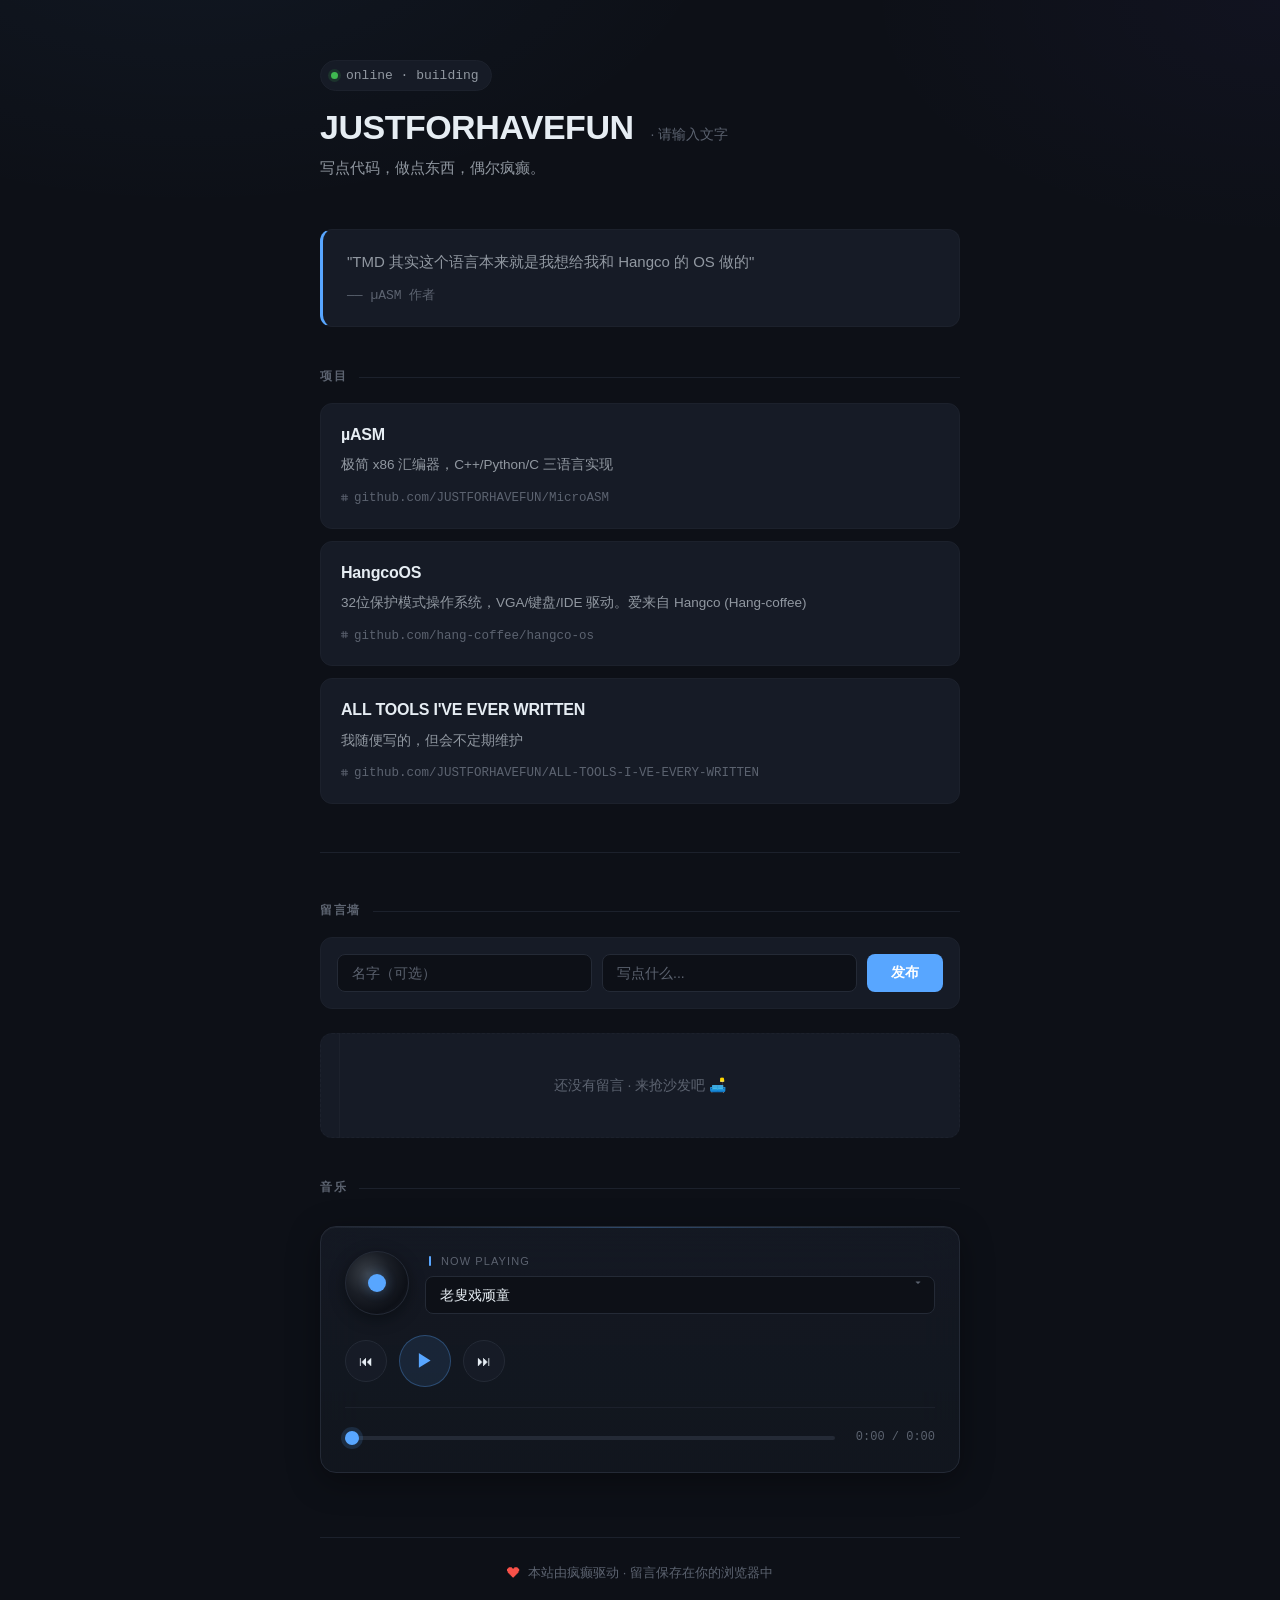
<file: index.html>
<!DOCTYPE html>
<html lang="zh-CN">
<head>
<meta charset="UTF-8">
<meta name="viewport" content="width=device-width, initial-scale=1.0">
<title>JUSTFORHAVEFUN · 极简小站</title>
<style>
:root{
  /* —— 精修配色（GitHub Dark 风格微调）—— */
  --bg:#0d1017;
  --surface:#161b26;
  --surface-hover:#1b2130;
  --border:#242a36;
  --border-soft:#1c212c;
  --text:#e6edf3;
  --text-dim:#9198a1;
  --text-mute:#5c6370;
  --accent:#58a6ff;
  --accent-soft:rgba(88,166,255,.1);
  --accent-line:rgba(88,166,255,.3);
  --danger:#f85149;
  --radius:12px;
  --mono:ui-monospace,SFMono-Regular,"SF Mono",Menlo,Consolas,monospace;
  --ease:cubic-bezier(.4,0,.2,1);
}

*{margin:0;padding:0;box-sizing:border-box}
html{-webkit-text-size-adjust:100%;scroll-behavior:smooth}

body{
  font-family:-apple-system,BlinkMacSystemFont,"Segoe UI","Inter",Roboto,"Helvetica Neue",Arial,sans-serif;
  background:var(--bg);
  color:var(--text);
  line-height:1.65;
  padding:60px 20px 80px;
  font-size:15px;
  -webkit-font-smoothing:antialiased;
  background-image:
    radial-gradient(900px 500px at 15% -10%, rgba(88,166,255,.05), transparent 60%),
    radial-gradient(700px 400px at 100% 0%, rgba(120,88,255,.04), transparent 60%);
  background-attachment:fixed;
}

.container{max-width:640px;margin:0 auto}

/* 焦点环 */
:focus-visible{
  outline:2px solid var(--accent);
  outline-offset:2px;
  border-radius:4px;
}

hr{border:0;border-top:1px solid var(--border-soft);margin:48px 0}

a{color:var(--accent);text-decoration:none;transition:color .2s var(--ease)}
a:hover{text-decoration:underline;text-underline-offset:3px}

/* ==================== HERO ==================== */
.hero{margin-bottom:48px}

.hero .status{
  display:inline-flex;align-items:center;gap:8px;
  font-size:13px;color:var(--text-dim);
  font-family:var(--mono);
  margin-bottom:16px;
  padding:4px 12px 4px 10px;
  background:var(--surface);
  border:1px solid var(--border-soft);
  border-radius:999px;
}
.hero .status .dot{
  width:7px;height:7px;border-radius:50%;
  background:#3fb950;
  box-shadow:0 0 0 3px rgba(63,185,80,.15);
  animation:pulse 2.5s infinite;
}
@keyframes pulse{
  0%,100%{opacity:1}
  50%{opacity:.4}
}

.hero h1{
  font-size:clamp(26px, 6vw, 34px);
  font-weight:700;
  letter-spacing:-.5px;
  line-height:1.2;
  margin-bottom:8px;
}
.hero h1 small{
  font-size:14px;
  font-weight:400;
  color:var(--text-mute);
  letter-spacing:0;
  margin-left:8px;
}
.hero .subtitle{
  font-size:15px;
  color:var(--text-dim);
  max-width:42ch;
}

/* ==================== 引语 ==================== */
.quote{
  margin:32px 0 0;
  padding:20px 24px;
  background:var(--surface);
  border:1px solid var(--border-soft);
  border-left:3px solid var(--accent);
  border-radius:var(--radius);
  font-size:15px;
  color:var(--text-dim);
  position:relative;
}
.quote::before{
  content:"";
  font-family:Georgia,serif;
  font-size:48px;
  color:var(--accent-line);
  position:absolute;
  top:-8px;left:16px;
  opacity:.5;
}
.quote .author{
  display:block;
  font-size:13px;
  color:var(--text-mute);
  margin-top:10px;
  font-family:var(--mono);
}

/* ==================== 区块标题 ==================== */
h2{
  font-size:12px;
  font-weight:600;
  margin:40px 0 16px;
  color:var(--text-mute);
  letter-spacing:.14em;
  text-transform:uppercase;
  display:flex;align-items:center;gap:12px;
}
h2::after{
  content:"";
  flex:1;
  height:1px;
  background:var(--border-soft);
}

/* ==================== 项目列表 ==================== */
.project-list{list-style:none;padding:0;display:flex;flex-direction:column;gap:12px}

.project-list li{
  padding:18px 20px;
  background:var(--surface);
  border:1px solid var(--border-soft);
  border-radius:var(--radius);
  transition:border-color .25s var(--ease), transform .25s var(--ease), background .25s var(--ease);
  position:relative;
  overflow:hidden;
}
.project-list li::before{
  content:"";
  position:absolute;
  top:0;left:0;right:0;height:1px;
  background:linear-gradient(90deg, transparent, var(--accent-line), transparent);
  opacity:0;
  transition:opacity .3s;
}
.project-list li:hover{
  border-color:var(--border);
  background:var(--surface-hover);
  transform:translateY(-2px);
  box-shadow:0 8px 24px rgba(0,0,0,.3);
}
.project-list li:hover::before{opacity:1}

.project-list .name{
  font-weight:600;
  font-size:16px;
  display:flex;
  align-items:baseline;
  gap:8px;
  letter-spacing:-.2px;
}
.project-list .name::after{
  content:"→";
  font-size:14px;
  color:var(--text-mute);
  opacity:0;
  transform:translateX(-4px);
  transition:all .25s var(--ease);
}
.project-list li:hover .name::after{
  opacity:1;
  transform:translateX(0);
  color:var(--accent);
}
.project-list .desc{
  font-size:13.5px;
  color:var(--text-dim);
  margin-top:6px;
}
.project-list .link{
  font-size:12.5px;
  font-family:var(--mono);
  word-break:break-all;
  margin-top:10px;
  display:inline-flex;
  align-items:center;
  gap:6px;
}
.project-list .link a{color:var(--text-mute)}
.project-list .link a:hover{color:var(--accent)}
.project-list .link::before{
  content:"⌗";
  color:var(--text-mute);
  font-size:14px;
}

/* ==================== 留言墙 ==================== */
.guestbook{margin-top:4px}

.input-row{
  display:flex;
  gap:10px;
  flex-wrap:wrap;
  margin-bottom:24px;
  padding:16px;
  background:var(--surface);
  border:1px solid var(--border-soft);
  border-radius:var(--radius);
}
.input-row input{
  flex:1;
  min-width:140px;
  padding:10px 14px;
  border:1px solid var(--border);
  border-radius:8px;
  background:var(--bg);
  color:var(--text);
  font-size:14px;
  font-family:inherit;
  outline:none;
  transition:border-color .2s var(--ease), background .2s;
}
.input-row input::placeholder{color:var(--text-mute)}
.input-row input:focus{
  border-color:var(--accent);
  box-shadow:0 0 0 3px var(--accent-soft);
}
.input-row button{
  padding:10px 24px;
  border:none;
  border-radius:8px;
  background:var(--accent);
  color:#fff;
  font-weight:600;
  cursor:pointer;
  font-size:14px;
  font-family:inherit;
  transition:opacity .2s, transform .1s;
}
.input-row button:hover{opacity:.88}
.input-row button:active{transform:scale(.96)}

/* 留言时间线 */
.msg-list{position:relative}
.msg-list::before{
  content:"";
  position:absolute;
  left:19px;
  top:0;bottom:0;
  width:1px;
  background:var(--border-soft);
}

.msg-item{
  padding:16px 0 16px 48px;
  position:relative;
}

/* 首字母头像 */
.msg-item .avatar{
  position:absolute;
  left:0;
  top:18px;
  width:40px;height:40px;
  border-radius:50%;
  display:flex;align-items:center;justify-content:center;
  font-weight:600;
  font-size:16px;
  color:#fff;
  background:var(--avatar-color, #58a6ff);
  border:2px solid var(--bg);
  box-shadow:0 2px 8px rgba(0,0,0,.3);
}
.msg-item .meta{
  display:flex;
  gap:10px;
  align-items:baseline;
  flex-wrap:wrap;
  margin-bottom:6px;
}
.msg-item .name{font-weight:600;font-size:15px;color:var(--text)}
.msg-item .time{
  font-size:12px;
  color:var(--text-mute);
  font-family:var(--mono);
}
.msg-item .content{
  color:#c9d1d9;
  font-size:14.5px;
  word-break:break-word;
  white-space:pre-wrap;
  padding:12px 16px;
  background:var(--surface);
  border:1px solid var(--border-soft);
  border-radius:var(--radius);
  border-top-left-radius:4px;
}
.msg-item .actions{
  display:flex;
  gap:16px;
  margin-top:8px;
  font-size:12.5px;
}
.msg-item .actions button{
  background:none;
  border:none;
  color:var(--text-mute);
  cursor:pointer;
  padding:0;
  font-size:12.5px;
  font-family:inherit;
  transition:color .2s;
}
.msg-item .actions button:hover{color:var(--accent)}
.msg-item .actions .del:hover{color:var(--danger)}

.reply-box{
  margin-top:12px;
  padding-left:16px;
  border-left:2px solid var(--border);
}
.reply-item{
  font-size:13px;
  color:var(--text-dim);
  padding:8px 12px;
  line-height:1.6;
  background:var(--bg);
  border:1px solid var(--border-soft);
  border-radius:8px;
  margin-bottom:6px;
}
.reply-item .rname{font-weight:600;color:var(--text)}
.reply-item .rtime{
  font-size:11px;
  color:var(--text-mute);
  margin-left:8px;
  font-family:var(--mono);
}
.reply-item .del-reply{
  background:none;
  border:none;
  color:var(--text-mute);
  cursor:pointer;
  font-size:11px;
  margin-left:8px;
  font-family:inherit;
  transition:color .2s;
}
.reply-item .del-reply:hover{color:var(--danger)}

.reply-input{
  display:flex;
  gap:8px;
  margin-top:8px;
  flex-wrap:wrap;
}
.reply-input input{
  flex:1;
  min-width:100px;
  padding:8px 12px;
  border:1px solid var(--border);
  border-radius:7px;
  background:var(--bg);
  color:var(--text);
  font-size:13px;
  font-family:inherit;
  outline:none;
  transition:border-color .2s;
}
.reply-input input::placeholder{color:var(--text-mute)}
.reply-input input:focus{
  border-color:var(--accent);
  box-shadow:0 0 0 3px var(--accent-soft);
}
.reply-input button{
  padding:8px 16px;
  border:none;
  border-radius:7px;
  background:var(--accent-soft);
  color:var(--accent);
  cursor:pointer;
  font-size:12.5px;
  font-family:inherit;
  font-weight:500;
  transition:background .2s, color .2s;
}
.reply-input button:hover{background:var(--accent);color:#fff}
.reply-input button.reply-cancel{
  background:transparent;
  color:var(--text-mute);
}
.reply-input button.reply-cancel:hover{
  background:transparent;
  color:var(--text);
}

.empty{
  color:var(--text-mute);
  font-size:14px;
  padding:40px 0;
  text-align:center;
  background:var(--surface);
  border:1px dashed var(--border-soft);
  border-radius:var(--radius);
}

/* ==================== 音乐播放器（玻璃质感） ==================== */
.music-player{
  margin-top:28px;
  padding:24px;
  background:linear-gradient(180deg, rgba(22,27,38,.8) 0%, rgba(18,23,31,.9) 100%);
  backdrop-filter:blur(20px);
  -webkit-backdrop-filter:blur(20px);
  border:1px solid var(--border);
  border-radius:16px;
  box-shadow:
    0 8px 32px rgba(0,0,0,.35),
    inset 0 1px 0 rgba(255,255,255,.04);
  position:relative;
  overflow:hidden;
}
.music-player::before{
  content:"";
  position:absolute;
  top:0;left:0;right:0;height:1px;
  background:linear-gradient(90deg, transparent, var(--accent-line), transparent);
}

.mp-top{
  display:flex;
  align-items:center;
  gap:16px;
  margin-bottom:20px;
}

/* 黑胶唱片 */
.vinyl{
  width:64px;height:64px;
  border-radius:50%;
  background:
    radial-gradient(circle at 35% 35%, #3a4048 0%, #1a1e26 40%, #0d1017 70%, #1a1e26 100%),
    repeating-radial-gradient(circle, transparent 0 3px, rgba(255,255,255,.03) 3px 4px);
  border:1px solid var(--border);
  position:relative;
  flex-shrink:0;
  box-shadow:0 4px 16px rgba(0,0,0,.4);
  animation:spin 8s linear infinite;
  animation-play-state:paused;
}
.vinyl.playing{animation-play-state:running}
.vinyl::after{
  content:"";
  position:absolute;
  top:50%;left:50%;
  transform:translate(-50%,-50%);
  width:18px;height:18px;
  border-radius:50%;
  background:var(--accent);
  box-shadow:0 0 12px var(--accent-line);
}
@keyframes spin{to{transform:rotate(360deg)}}

.mp-track-wrap{
  flex:1;
  position:relative;
  min-width:0;
}
.mp-now-playing{
  font-size:11px;
  color:var(--text-mute);
  text-transform:uppercase;
  letter-spacing:.1em;
  margin-bottom:6px;
  display:flex;
  align-items:center;
  gap:6px;
}
/* 均衡器动画 */
.eq{
  display:inline-flex;
  gap:2px;
  height:10px;
  align-items:flex-end;
}
.eq span{
  width:2px;
  background:var(--accent);
  border-radius:1px;
  animation:eq 1s infinite;
  animation-play-state:paused;
}
.eq.playing span{animation-play-state:running}
.eq span:nth-child(1){animation-delay:0s}
.eq span:nth-child(2){animation-delay:.2s;height:100%}
.eq span:nth-child(3){animation-delay:.4s}
@keyframes eq{
  0%,100%{height:3px}
  50%{height:10px}
}

select#trackSelect{
  width:100%;
  padding:10px 36px 10px 14px;
  border:1px solid var(--border);
  border-radius:8px;
  background:var(--bg);
  color:var(--text);
  font-size:14px;
  font-family:inherit;
  font-weight:500;
  outline:none;
  cursor:pointer;
  appearance:none;
  -webkit-appearance:none;
  transition:border-color .2s, background .2s;
}
select#trackSelect:hover{border-color:var(--accent-line)}
select#trackSelect:focus{
  border-color:var(--accent);
  box-shadow:0 0 0 3px var(--accent-soft);
}
select#trackSelect option{
  background:var(--surface);
  color:var(--text);
}
.mp-track-wrap::after{
  content:"▾";
  position:absolute;
  right:14px;
  top:50%;
  transform:translateY(-50%);
  color:var(--text-mute);
  pointer-events:none;
  font-size:12px;
}

.mp-controls{
  display:flex;
  align-items:center;
  gap:12px;
}
.mp-controls button{
  display:flex;
  align-items:center;
  justify-content:center;
  background:var(--surface);
  border:1px solid var(--border);
  border-radius:50%;
  color:var(--text);
  font-size:14px;
  width:42px;
  height:42px;
  cursor:pointer;
  transition:all .2s var(--ease);
  flex-shrink:0;
  padding:0;
  line-height:1;
}
.mp-controls button:hover{
  background:var(--accent);
  border-color:var(--accent);
  color:#fff;
  transform:scale(1.05);
}
.mp-controls button:active{transform:scale(.94)}
.mp-controls #playBtn{
  width:52px;
  height:52px;
  font-size:18px;
  background:var(--accent-soft);
  border-color:var(--accent-line);
  color:var(--accent);
}
.mp-controls #playBtn:hover{
  background:var(--accent);
  color:#fff;
  box-shadow:0 0 24px var(--accent-soft);
}

.mp-progress{
  display:flex;
  align-items:center;
  gap:14px;
  margin-top:20px;
  padding-top:20px;
  border-top:1px solid var(--border-soft);
}

input[type="range"]{
  flex:1;
  height:4px;
  -webkit-appearance:none;
  appearance:none;
  background:var(--border);
  border-radius:2px;
  outline:none;
  cursor:pointer;
  transition:height .2s;
}
input[type="range"]:hover{height:6px}
input[type="range"]::-webkit-slider-thumb{
  -webkit-appearance:none;
  appearance:none;
  width:14px;
  height:14px;
  border-radius:50%;
  background:var(--accent);
  cursor:pointer;
  transition:transform .2s;
  box-shadow:0 0 0 4px rgba(88,166,255,.15);
}
input[type="range"]::-webkit-slider-thumb:hover{transform:scale(1.25)}
input[type="range"]::-moz-range-thumb{
  width:14px;
  height:14px;
  border-radius:50%;
  background:var(--accent);
  border:none;
  cursor:pointer;
}

.time-display{
  font-size:12px;
  color:var(--text-mute);
  font-family:var(--mono);
  font-variant-numeric:tabular-nums;
  min-width:86px;
  text-align:right;
  flex-shrink:0;
}

/* ==================== Toast ==================== */
.toast{
  position:fixed;
  bottom:24px;
  left:50%;
  transform:translateX(-50%) translateY(20px);
  background:var(--surface);
  border:1px solid var(--border);
  color:var(--text);
  padding:12px 20px;
  border-radius:8px;
  font-size:14px;
  box-shadow:0 8px 24px rgba(0,0,0,.4);
  opacity:0;
  pointer-events:none;
  transition:all .3s var(--ease);
  z-index:1000;
}
.toast.show{
  opacity:1;
  transform:translateX(-50%) translateY(0);
}
.toast.error{border-color:var(--danger)}

/* ==================== Footer ==================== */
.footer{
  margin-top:64px;
  padding-top:24px;
  border-top:1px solid var(--border-soft);
  text-align:center;
  font-size:13px;
  color:var(--text-mute);
  display:flex;
  align-items:center;
  justify-content:center;
  gap:8px;
}
.footer .heart{
  color:var(--danger);
  animation:heartbeat 2s infinite;
}
@keyframes heartbeat{
  0%,100%{transform:scale(1)}
  10%{transform:scale(1.15)}
  20%{transform:scale(1)}
}

/* ==================== 动效降级 ==================== */
@media (prefers-reduced-motion:reduce){
  *,*::before,*::after{
    animation-duration:.01ms!important;
    animation-iteration-count:1!important;
    transition-duration:.01ms!important;
  }
}

@media (max-width:520px){
  body{padding:40px 16px 60px}
  .hero h1{font-size:24px}
  .vinyl{width:48px;height:48px}
  .mp-controls button{width:38px;height:38px;font-size:13px}
  .mp-controls #playBtn{width:46px;height:46px;font-size:15px}
  .time-display{min-width:72px;font-size:11px}
  .msg-item{padding-left:40px}
  .msg-item .avatar{width:32px;height:32px;font-size:13px;top:20px}
  .msg-list::before{left:15px}
}
</style>
</head>
<body>
<div class="container">

  <header class="hero">
    <div class="status">
      <span class="dot"></span>
      online · building
    </div>
    <h1>JUSTFORHAVEFUN <small>· 请输入文字</small></h1>
    <p class="subtitle">写点代码，做点东西，偶尔疯癫。</p>
  </header>

  <blockquote class="quote">
    "TMD 其实这个语言本来就是我想给我和 Hangco 的 OS 做的"
    <span class="author">—— µASM 作者</span>
  </blockquote>

  <h2>项目</h2>
  <ul class="project-list">
    <li>
      <span class="name">µASM</span>
      <div class="desc">极简 x86 汇编器，C++/Python/C 三语言实现</div>
      <div class="link"><a href="https://github.com/JUSTFORHAVEFUN/MicroASM/" target="_blank" rel="noopener">github.com/JUSTFORHAVEFUN/MicroASM</a></div>
    </li>
    <li>
      <span class="name">HangcoOS</span>
      <div class="desc">32位保护模式操作系统，VGA/键盘/IDE 驱动。爱来自 Hangco (Hang-coffee)</div>
      <div class="link"><a href="https://github.com/hang-coffee/hangco-os" target="_blank" rel="noopener">github.com/hang-coffee/hangco-os</a></div>
    </li>
    <li>
      <span class="name">ALL TOOLS I'VE EVER WRITTEN</span>
      <div class="desc">我随便写的，但会不定期维护</div>
      <div class="link"><a href="https://github.com/JUSTFORHAVEFUN/ALL-TOOLS-I-VE-EVERY-WRITTEN" target="_blank" rel="noopener">github.com/JUSTFORHAVEFUN/ALL-TOOLS-I-VE-EVERY-WRITTEN</a></div>
    </li>
  </ul>

  <hr>

  <h2>留言墙</h2>
  <div class="guestbook" id="guestbook">
    <div class="input-row">
      <input type="text" id="gbName" placeholder="名字（可选）" maxlength="20" aria-label="你的名字">
      <input type="text" id="gbContent" placeholder="写点什么..." maxlength="500" aria-label="留言内容">
      <button id="gbSubmit" aria-label="发布留言">发布</button>
    </div>
    <div id="gbList" class="msg-list"></div>
  </div>

  <h2>音乐</h2>
  <div class="music-player">
    <div class="mp-top">
      <div class="vinyl" id="vinyl" aria-hidden="true"></div>
      <div class="mp-track-wrap">
        <div class="mp-now-playing">
          <span class="eq" id="eq"><span></span><span></span><span></span></span>
          now playing
        </div>
        <select id="trackSelect" aria-label="选择歌曲"></select>
      </div>
    </div>
    <div class="mp-controls">
      <button id="prevBtn" title="上一首" aria-label="上一首">⏮</button>
      <button id="playBtn" title="播放/暂停" aria-label="播放或暂停">▶</button>
      <button id="nextBtn" title="下一首" aria-label="下一首">⏭</button>
    </div>
    <div class="mp-progress">
      <input type="range" id="progressBar" min="0" max="100" value="0" aria-label="播放进度">
      <span class="time-display" id="timeDisplay">0:00 / 0:00</span>
    </div>
  </div>

  <footer class="footer">
    <span class="heart">❤</span>
    本站由疯癫驱动 · 留言保存在你的浏览器中
  </footer>
</div>

<div class="toast" id="toast" role="status" aria-live="polite"></div>

<script>
// ==================== Toast ====================
const toastEl = document.getElementById('toast');
let toastTimer;
function toast(msg, type = '') {
  toastEl.textContent = msg;
  toastEl.className = 'toast show ' + type;
  clearTimeout(toastTimer);
  toastTimer = setTimeout(() => toastEl.className = 'toast ' + type, 2500);
}

// ==================== 音乐播放器 ====================
const tracks = [
  { name: '老叟戏顽童', url: 'music/忘川彼岸.mp3' },
  { name: '野生狗奶', url: 'music/吹梦到西湖.mp3' },
  { name: '三绷演义', url: 'music/绷.mp3' },
  { name: '101', url: 'music/101.mp3' },
  { name: '牵丝戏', url: 'music/102.mp3' },
  { name: '出山', url: 'music/出山.mp3' },
  { name: '弱水三千', url: 'music/弱水三千.mp3' },
  { name: '琵琶行', url: 'music/琵琶行.mp3' },
  { name: '水手', url: 'music/水手.mp3' },
  { name: '东南山苦行', url: 'music/东南山苦行.mp3' },
  { name: '长安姑娘DJ', url: 'music/长安姑娘.mp3' },
  { name: '折风度夜', url: 'music/折风渡夜.mp3' },
  { name: '咏春DJ', url: 'music/咏春.mp3' },
  { name: '什么阶级说什么话', url: 'music/什么jj说什么话.mp3' },
  { name: '大海航行靠舵手', url: 'music/大海航行靠舵手.mp3' },
  { name: '东方红', url: 'music/东方红.mp3' },
  { name: '社会主义好', url: 'music/社会主义好.mp3' },
  { name: '东风浩荡进行曲', url: 'music/东风浩荡进行曲.mp3' },
  { name: '琵琶曲', url: 'music/琵琶曲.mp3' },
  { name: '永远不能忘', url: 'music/永远不能忘.mp3' },
  { name: '我们一定要解放台湾', url: 'music/wanwan.mp3' },
  { name: '空城计', url: 'music/朋友的酒.mp3' },
  { name: '当那一天真的来临', url: 'music/当那一天真的来临.mp3' }
];

let currentTrack = 0;
const audio = new Audio();
let isPlaying = false;

const playBtn = document.getElementById('playBtn');
const prevBtn = document.getElementById('prevBtn');
const nextBtn = document.getElementById('nextBtn');
const trackSelect = document.getElementById('trackSelect');
const progressBar = document.getElementById('progressBar');
const timeDisplay = document.getElementById('timeDisplay');
const vinyl = document.getElementById('vinyl');
const eq = document.getElementById('eq');

tracks.forEach((t, i) => {
  const opt = document.createElement('option');
  opt.value = i;
  opt.textContent = t.name;
  trackSelect.appendChild(opt);
});

function setPlayingState(playing) {
  isPlaying = playing;
  vinyl.classList.toggle('playing', playing);
  eq.classList.toggle('playing', playing);
}

function loadTrack(index, autoplay) {
  currentTrack = index;
  audio.src = tracks[index].url;
  audio.load();
  trackSelect.value = index;
  progressBar.value = 0;
  timeDisplay.textContent = '0:00 / 0:00';
  if (autoplay) audio.play().catch(() => {});
}

function togglePlay() {
  if (audio.paused) {
    audio.play().catch(() => toast('加载失败，请检查音频文件', 'error'));
  } else {
    audio.pause();
  }
}

function nextTrack() { loadTrack((currentTrack + 1) % tracks.length, isPlaying); }
function prevTrack() { loadTrack((currentTrack - 1 + tracks.length) % tracks.length, isPlaying); }

audio.addEventListener('timeupdate', () => {
  if (audio.duration) {
    progressBar.value = (audio.currentTime / audio.duration) * 100;
    const fmt = t => `${Math.floor(t/60)}:${Math.floor(t%60).toString().padStart(2,'0')}`;
    timeDisplay.textContent = `${fmt(audio.currentTime)} / ${fmt(audio.duration)}`;
  }
});

audio.addEventListener('ended', () => { setPlayingState(true); nextTrack(); });
audio.addEventListener('play', () => { playBtn.textContent = '⏸'; setPlayingState(true); });
audio.addEventListener('pause', () => { playBtn.textContent = '▶'; setPlayingState(false); });
audio.addEventListener('error', () => toast('无法加载音频文件', 'error'));

progressBar.addEventListener('input', () => {
  if (audio.duration) audio.currentTime = (progressBar.value / 100) * audio.duration;
});

playBtn.addEventListener('click', togglePlay);
nextBtn.addEventListener('click', nextTrack);
prevBtn.addEventListener('click', prevTrack);
trackSelect.addEventListener('change', function() { loadTrack(parseInt(this.value), isPlaying); });

// 空格键控制播放/暂停（非输入框聚焦时）
document.addEventListener('keydown', e => {
  if (e.code === 'Space' && !['INPUT','SELECT','TEXTAREA'].includes(document.activeElement.tagName)) {
    e.preventDefault();
    togglePlay();
  }
});

loadTrack(0, false);

// ==================== 留言系统 (localStorage) ====================
const KEY = 'my_h5_guestbook';
function load() { try { return JSON.parse(localStorage.getItem(KEY)) || []; } catch { return []; } }
function save(msgs) { localStorage.setItem(KEY, JSON.stringify(msgs)); }

function escape(str) {
  if (!str) return '';
  const div = document.createElement('div');
  div.textContent = str;
  return div.innerHTML;
}

// 首字母头像配色（根据名字哈希取色）
const AVATAR_COLORS = ['#58a6ff','#bc8cff','#39c5cf','#d29922','#f0883e','#3fb950','#ec66b9','#a371f7'];
function avatarColor(name) {
  let hash = 0;
  for (let i = 0; i < name.length; i++) hash = (hash * 31 + name.charCodeAt(i)) % 997;
  return AVATAR_COLORS[hash % AVATAR_COLORS.length];
}
function initial(name) {
  return (name || '匿').trim().charAt(0).toUpperCase();
}

function render() {
  const list = document.getElementById('gbList');
  const msgs = load();
  if (!msgs.length) {
    list.innerHTML = '<div class="empty">还没有留言 · 来抢沙发吧 🛋️</div>';
    return;
  }
  let html = '';
  msgs.forEach((msg, idx) => {
    const time = new Date(msg.time).toLocaleString('zh-CN');
    const name = msg.name || '匿名';
    html += `<div class="msg-item" data-idx="${idx}">
      <div class="avatar" style="--avatar-color:${avatarColor(name)}">${initial(name)}</div>
      <div class="meta">
        <span class="name">${escape(name)}</span>
        <span class="time">${time}</span>
      </div>
      <div class="content">${escape(msg.content)}</div>
      <div class="actions">
        <button class="reply-toggle" data-idx="${idx}">回复</button>
        <button class="del" data-idx="${idx}">删除</button>
      </div>
      <div class="reply-box" id="replyBox-${idx}">
        ${(msg.replies || []).map((r, ri) => `
          <div class="reply-item">
            <span class="rname">${escape(r.name || '匿名')}</span>
            <span class="rtime">${new Date(r.time).toLocaleString('zh-CN')}</span>
            ${escape(r.content)}
            <button class="del-reply" data-msgidx="${idx}" data-replyidx="${ri}" aria-label="删除回复">✕</button>
          </div>
        `).join('')}
        <div class="reply-input" style="display:none;" id="replyInput-${idx}">
          <input type="text" placeholder="名字" maxlength="20" class="reply-name" aria-label="回复者名字">
          <input type="text" placeholder="回复内容..." maxlength="500" class="reply-content" aria-label="回复内容">
          <button class="reply-submit" data-idx="${idx}">发送</button>
          <button class="reply-cancel" data-idx="${idx}">取消</button>
        </div>
      </div>
    </div>`;
  });
  list.innerHTML = html;

  document.querySelectorAll('.reply-toggle').forEach(btn => {
    btn.onclick = function() {
      const idx = parseInt(this.dataset.idx);
      const box = document.getElementById(`replyInput-${idx}`);
      if (box) {
        const show = box.style.display === 'none';
        box.style.display = show ? 'flex' : 'none';
        if (show) box.querySelector('.reply-content').focus();
      }
    };
  });

  document.querySelectorAll('.reply-submit').forEach(btn => {
    btn.onclick = function() {
      const idx = parseInt(this.dataset.idx);
      const box = document.getElementById(`replyBox-${idx}`);
      const name = box.querySelector('.reply-name').value.trim() || '匿名';
      const content = box.querySelector('.reply-content').value.trim();
      if (!content) return toast('回复内容不能为空', 'error');
      const msgs = load();
      if (!msgs[idx]) return;
      if (!msgs[idx].replies) msgs[idx].replies = [];
      msgs[idx].replies.push({ name, content, time: Date.now() });
      save(msgs);
      render();
      const newBox = document.getElementById(`replyInput-${idx}`);
      if (newBox) newBox.style.display = 'flex';
      toast('回复成功 ✓');
    };
  });

  document.querySelectorAll('.reply-cancel').forEach(btn => {
    btn.onclick = function() {
      const idx = parseInt(this.dataset.idx);
      const box = document.getElementById(`replyInput-${idx}`);
      if (box) box.style.display = 'none';
    };
  });

  document.querySelectorAll('.del').forEach(btn => {
    btn.onclick = function() {
      const idx = parseInt(this.dataset.idx);
      if (!confirm('删除这条留言？')) return;
      const msgs = load();
      msgs.splice(idx, 1);
      save(msgs);
      render();
      toast('已删除');
    };
  });

  document.querySelectorAll('.del-reply').forEach(btn => {
    btn.onclick = function() {
      const mi = parseInt(this.dataset.msgidx);
      const ri = parseInt(this.dataset.replyidx);
      if (!confirm('删除这条回复？')) return;
      const msgs = load();
      if (msgs[mi] && msgs[mi].replies) {
        msgs[mi].replies.splice(ri, 1);
        save(msgs);
        render();
      }
    };
  });
}

document.getElementById('gbSubmit').onclick = function() {
  const name = document.getElementById('gbName').value.trim() || '匿名';
  const content = document.getElementById('gbContent').value.trim();
  if (!content) return toast('写点内容吧', 'error');
  const msgs = load();
  msgs.unshift({ name, content, time: Date.now(), replies: [] });
  save(msgs);
  render();
  document.getElementById('gbContent').value = '';
  toast('发布成功 ✓');
};

document.getElementById('gbContent').addEventListener('keydown', function(e) {
  if (e.key === 'Enter') { e.preventDefault(); document.getElementById('gbSubmit').click(); }
});

render();
</script>
</body>
</html>
</file>
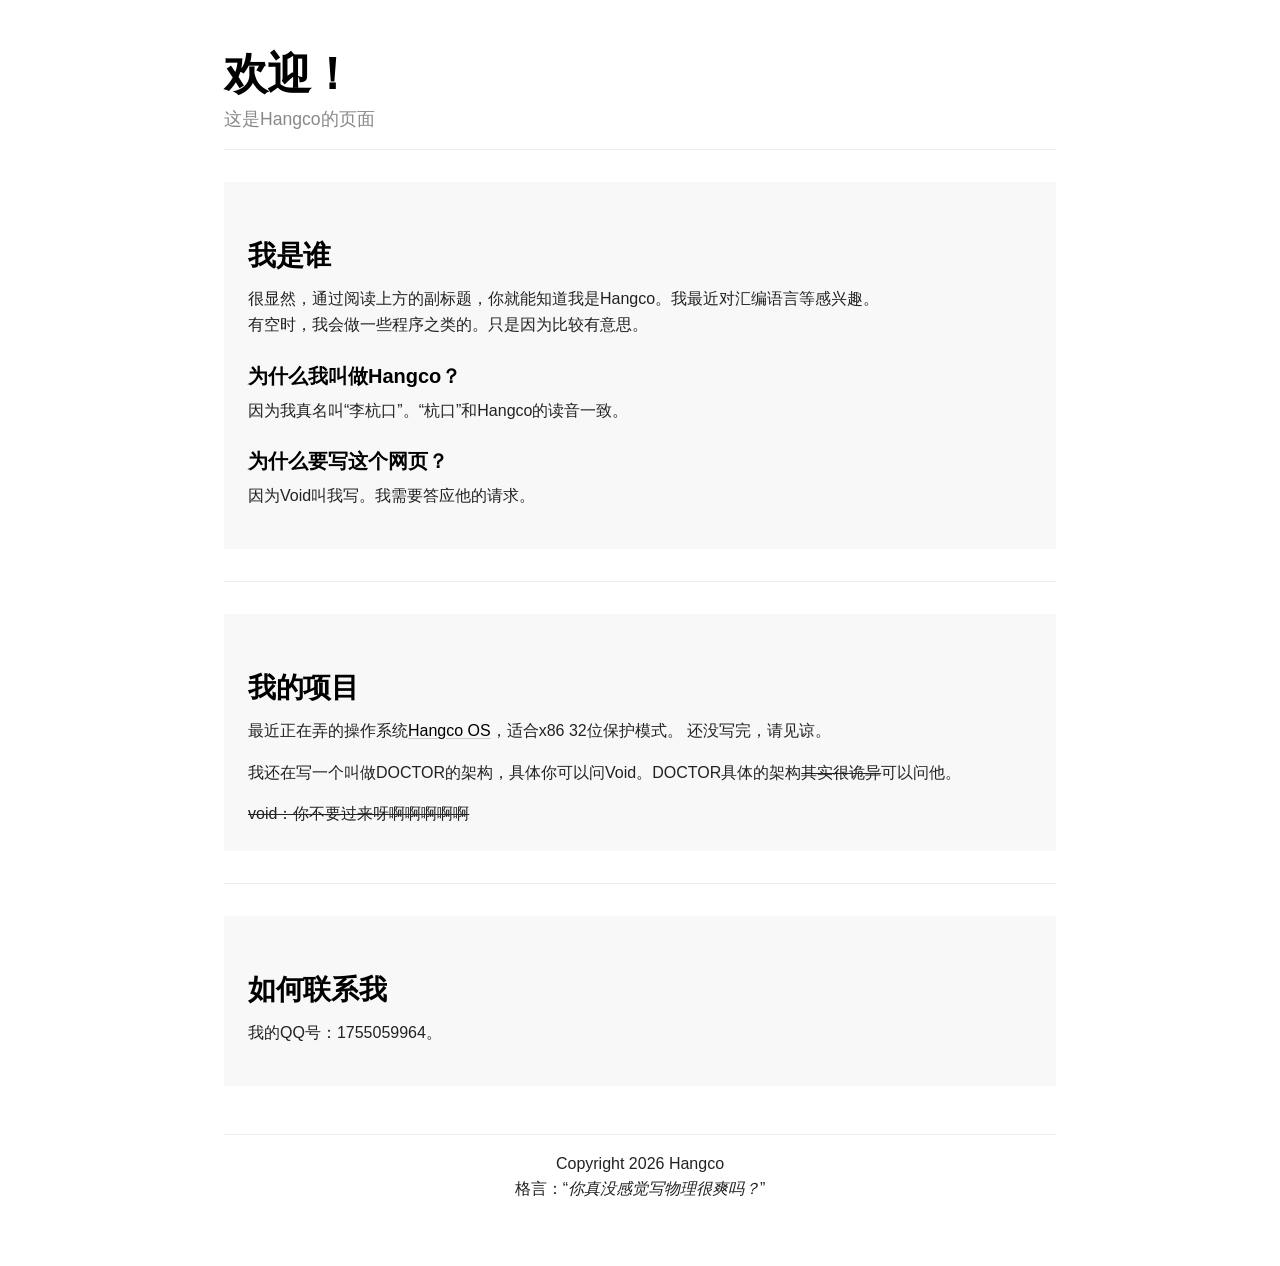
<file: hangco/index.html>
<!DOCTYPE html>
<html>
	<head>
		<meta charset="UTF-8">
    <style>
        /* ============================================================
               最扁平 · 最简洁 · 边框最少化
               原则：
               0. 无阴影、无渐变、无圆角、无纹理
               1. 纯白背景 · 纯黑文字 · 灰为辅助
               2. 系统字体 · 无衬线
               3. 尽量移除边框，用背景色和间距区分
               4. 严格对齐 · 矩形几何
               5. 最小代码 · 最高可读性
               ============================================================ */

        /* ---------- 重置 ---------- */
        *,
        *::before,
        *::after {
            margin: 0;
            padding: 0;
            box-sizing: border-box;
        }

        html {
            font-size: 16px;
            -webkit-font-smoothing: antialiased;
            -moz-osx-font-smoothing: grayscale;
        }

        body {
            font-family: -apple-system, BlinkMacSystemFont, "Segoe UI", Roboto, "Helvetica Neue", Arial, sans-serif;
            background: #ffffff;
            color: #222222;
            line-height: 1.6;
            padding: 0;
            margin: 0;
            border-radius: 0 !important;
        }

        /* ---------- 容器 ---------- */
        .container {
            max-width: 880px;
            margin: 0 auto;
            padding: 48px 24px;
            border-radius: 0 !important;
        }

        /* ---------- 排版 ---------- */
        h1,
        h2,
        h3,
        h4,
        p,
        ul,
        ol,
        blockquote,
        pre,
        table,
        form,
        hr {
            margin-bottom: 16px;
            border-radius: 0 !important;
        }

        h1 {
            font-size: 2.75rem;
            font-weight: 700;
            letter-spacing: -0.02em;
            line-height: 1.2;
            color: #000000;
            margin-bottom: 4px;
        }

        h2 {
            font-size: 1.75rem;
            font-weight: 600;
            letter-spacing: -0.01em;
            line-height: 1.3;
            color: #000000;
            margin-top: 32px;
            margin-bottom: 12px;
        }

        h3 {
            font-size: 1.25rem;
            font-weight: 600;
            line-height: 1.4;
            color: #000000;
            margin-top: 24px;
            margin-bottom: 8px;
        }

        p {
            font-size: 1rem;
            color: #222222;
            margin-bottom: 16px;
        }

        .subtitle {
            font-size: 1.1rem;
            color: #888888;
            font-weight: 400;
            margin-bottom: 32px;
            border-bottom: 1px solid #eeeeee;
            padding-bottom: 16px;
        }

        .text-muted {
            color: #888888;
            font-size: 0.875rem;
        }

        .text-small {
            font-size: 0.8125rem;
        }

        /* ---------- 链接 ---------- */
        a {
            color: #000000;
            text-decoration: underline;
            text-underline-offset: 2px;
            text-decoration-color: #cccccc;
            transition: color 0.1s ease;
            border-radius: 0 !important;
        }

        a:hover {
            color: #000000;
            text-decoration-color: #000000;
        }

        /* ---------- 列表 ---------- */
        ul,
        ol {
            padding-left: 24px;
            margin-bottom: 16px;
        }

        li {
            margin-bottom: 4px;
        }

        /* ---------- 分割线 ---------- */
        hr {
            border: none;
            border-top: 1px solid #eeeeee;
            margin: 32px 0;
            height: 0;
            border-radius: 0 !important;
        }

        /* ---------- 区块（无边框，仅背景） ---------- */
        .block {
            background: #f8f8f8;
            padding: 24px 24px;
            margin-bottom: 16px;
            border-radius: 0 !important;
            /* 无边框 */
        }

        .block--white {
            background: #ffffff;
        }

        .block--dark {
            background: #222222;
            color: #ffffff;
        }

        .block--dark h2,
        .block--dark h3,
        .block--dark p {
            color: #ffffff;
        }

        .block--dark .text-muted {
            color: #aaaaaa;
        }

        /* ---------- 网格（无边框，仅背景） ---------- */
        .grid {
            display: grid;
            grid-template-columns: repeat(auto-fit, minmax(200px, 1fr));
            gap: 16px;
            margin-bottom: 16px;
            border-radius: 0 !important;
        }

        .grid-item {
            background: #f8f8f8;
            padding: 20px 20px;
            border-radius: 0 !important;
            /* 无边框 */
        }

        .grid-item h4 {
            font-size: 1rem;
            font-weight: 600;
            margin-bottom: 4px;
            color: #000000;
        }

        .grid-item p {
            font-size: 0.875rem;
            color: #555555;
            margin-bottom: 0;
        }

        /* ---------- 按钮（无边框，纯色背景） ---------- */
        .btn-group {
            display: flex;
            flex-wrap: wrap;
            gap: 8px;
            margin-bottom: 16px;
            border-radius: 0 !important;
        }

        .btn {
            display: inline-block;
            padding: 8px 20px;
            font-size: 0.875rem;
            font-weight: 500;
            font-family: inherit;
            line-height: 1.5;
            text-align: center;
            text-decoration: none;
            cursor: pointer;
            border: none; /* 无边框 */
            background: #f0f0f0;
            color: #222222;
            transition: background 0.1s ease, color 0.1s ease;
            border-radius: 0 !important;
            -webkit-appearance: none;
            appearance: none;
        }

        .btn:hover {
            background: #e0e0e0;
        }

        .btn:active {
            background: #cccccc;
        }

        .btn--primary {
            background: #222222;
            color: #ffffff;
        }

        .btn--primary:hover {
            background: #000000;
            color: #ffffff;
        }

        .btn--primary:active {
            background: #000000;
        }

        .btn--outline {
            background: transparent;
            color: #222222;
            /* 保留极细边框以表示轮廓，但极细 */
            border: 1px solid #dddddd;
        }

        .btn--outline:hover {
            background: #f5f5f5;
            border-color: #bbbbbb;
        }

        .btn--small {
            padding: 4px 12px;
            font-size: 0.75rem;
        }

        .btn--large {
            padding: 12px 32px;
            font-size: 1rem;
        }

        /* ---------- 输入框（无边框，仅底部细线或背景） ---------- */
        .form-group {
            margin-bottom: 16px;
            border-radius: 0 !important;
        }

        .form-group label {
            display: block;
            font-size: 0.875rem;
            font-weight: 500;
            margin-bottom: 4px;
            color: #222222;
        }

        .input {
            display: block;
            width: 100%;
            max-width: 400px;
            padding: 8px 12px;
            font-size: 1rem;
            font-family: inherit;
            line-height: 1.5;
            color: #222222;
            background: #f8f8f8;
            border: none; /* 无边框 */
            border-bottom: 1px solid #dddddd; /* 仅下划线暗示 */
            transition: border-color 0.1s ease;
            border-radius: 0 !important;
            -webkit-appearance: none;
            appearance: none;
        }

        .input:focus {
            outline: none;
            border-bottom-color: #222222;
            background: #f0f0f0;
        }

        .input::placeholder {
            color: #aaaaaa;
        }

        textarea.input {
            resize: vertical;
            min-height: 80px;
            max-width: 100%;
            border: 1px solid #dddddd; /* 文本域保留边框以便编辑 */
            border-radius: 0 !important;
        }

        select.input {
            -webkit-appearance: none;
            appearance: none;
            background: #f8f8f8;
            border-bottom: 1px solid #dddddd;
        }

        /* ---------- 表格（只有表头下边框） ---------- */
        table {
            width: 100%;
            border-collapse: collapse;
            font-size: 0.875rem;
            margin-bottom: 16px;
            border-radius: 0 !important;
        }

        th,
        td {
            padding: 8px 12px;
            text-align: left;
            border: none; /* 移除所有边框 */
            border-radius: 0 !important;
        }

        th {
            font-weight: 600;
            color: #000000;
            border-bottom: 2px solid #222222; /* 仅表头下边框 */
        }

        tr:hover td {
            background: #f8f8f8;
        }

        /* ---------- 引用（无边框，仅背景或左padding） ---------- */
        blockquote {
            padding: 16px 20px;
            margin: 16px 0;
            background: #f8f8f8;
            color: #333333;
            font-style: italic;
            border-radius: 0 !important;
            /* 无边框 */
            border-left: 4px solid #222222; /* 保留一点视觉指示 */
        }

        blockquote p {
            margin-bottom: 0;
        }

        blockquote footer {
            font-style: normal;
            font-size: 0.875rem;
            color: #888888;
            margin-top: 8px;
        }

        /* ---------- 代码 ---------- */
        code {
            font-family: "SF Mono", "Menlo", "Monaco", "Cascadia Code", "Consolas", monospace;
            font-size: 0.875em;
            background: #f5f5f5;
            padding: 2px 6px;
            border: 1px solid #eeeeee; /* 保留极细边框区分 */
            border-radius: 0 !important;
        }

        pre {
            background: #f5f5f5;
            padding: 16px 20px;
            overflow-x: auto;
            border: 1px solid #eeeeee; /* 保留边框 */
            border-radius: 0 !important;
        }

        pre code {
            background: transparent;
            padding: 0;
            border: none;
            font-size: 0.8125rem;
            line-height: 1.6;
        }

        /* ---------- 页脚 ---------- */
        .footer {
            margin-top: 48px;
            padding-top: 16px;
            border-top: 1px solid #eeeeee;
            font-size: 0.8125rem;
            color: #888888;
            text-align: center;
            border-radius: 0 !important;
        }

        .footer a {
            color: #222222;
            text-decoration: underline;
            text-underline-offset: 2px;
            text-decoration-color: #cccccc;
        }

        .footer a:hover {
            text-decoration-color: #222222;
        }

        /* ---------- 辅助类 ---------- */
        .text-center {
            text-align: center;
        }
        .text-left {
            text-align: left;
        }
        .text-right {
            text-align: right;
        }

        .mt-8 {
            margin-top: 8px;
        }
        .mt-16 {
            margin-top: 16px;
        }
        .mt-24 {
            margin-top: 24px;
        }
        .mt-32 {
            margin-top: 32px;
        }

        .mb-8 {
            margin-bottom: 8px;
        }
        .mb-16 {
            margin-bottom: 16px;
        }
        .mb-24 {
            margin-bottom: 24px;
        }

        .flex {
            display: flex;
        }
        .flex-wrap {
            flex-wrap: wrap;
        }
        .gap-8 {
            gap: 8px;
        }
        .gap-16 {
            gap: 16px;
        }
        .items-center {
            align-items: center;
        }

        /* ---------- 响应式 ---------- */
        @media (max-width: 640px) {
            .container {
                padding: 24px 16px;
            }

            h1 {
                font-size: 2rem;
            }

            h2 {
                font-size: 1.4rem;
            }

            .grid {
                grid-template-columns: 1fr 1fr;
            }

            .btn-group {
                flex-direction: column;
                align-items: stretch;
            }

            .btn {
                text-align: center;
                justify-content: center;
            }

            .block {
                padding: 16px 16px;
            }
        }

        @media (max-width: 400px) {
            .grid {
                grid-template-columns: 1fr;
            }

            h1 {
                font-size: 1.6rem;
            }
        }

        /* ---------- 强制扁平 ---------- */
        * {
            border-radius: 0 !important;
            box-shadow: none !important;
            text-shadow: none !important;
            background-image: none !important;
            transform: none !important;
            transition: none !important;
            animation: none !important;
        }

        /* 图片保留边框用于内容 */
        img {
            display: block;
            max-width: 100%;
            height: auto;
            border: 1px solid #eeeeee;
            border-radius: 0 !important;
            box-shadow: none !important;
        }

        /* 特殊：按钮、输入框等已经处理 */
    </style>
	<title>Hangco</title>
	</head>
	<body>
		<div class=container>
			<h1>欢迎！</h1>
			<p class="subtitle">这是Hangco的页面</p>
			<div class="block">
				<h2>我是谁</h2>
				<p>很显然，通过阅读上方的副标题，你就能知道我是Hangco。我最近对汇编语言等感兴趣。<br>
				有空时，我会做一些程序之类的。只是因为比较有意思。</p>
				<h3>为什么我叫做Hangco？</h3>
				<p>因为我真名叫“李杭口”。“杭口”和Hangco的读音一致。</p>
				<h3>为什么要写这个网页？</h3>
				<p>因为Void叫我写。我需要答应他的请求。</p>
			</div>
			<p class="subtitle"></p>
			<div class="block">
				<h2>我的项目</h2>
				<p>最近正在弄的操作系统<a href="https://github.com/hang-coffee/hangco-os">Hangco OS</a>，适合x86 32位保护模式。
				还没写完，请见谅。</p>
				<p>我还在写一个叫做DOCTOR的架构，具体你可以问Void。DOCTOR具体的架构<del>其实很诡异</del>可以问他。</p>
				<s>void：你不要过来呀啊啊啊啊啊</s>
			</div>
			<p class="subtitle"></p>
			<div class="block">
				<h2>如何联系我</h2>
				<p>我的QQ号：1755059964。</p>
			</div>
			<div class="footer">
				<p>Copyright 2026 Hangco<br>格言：“<i>你真没感觉写物理很爽吗？</i>”</p>
			</div>
		</div>
	</body>
</html>
</file>
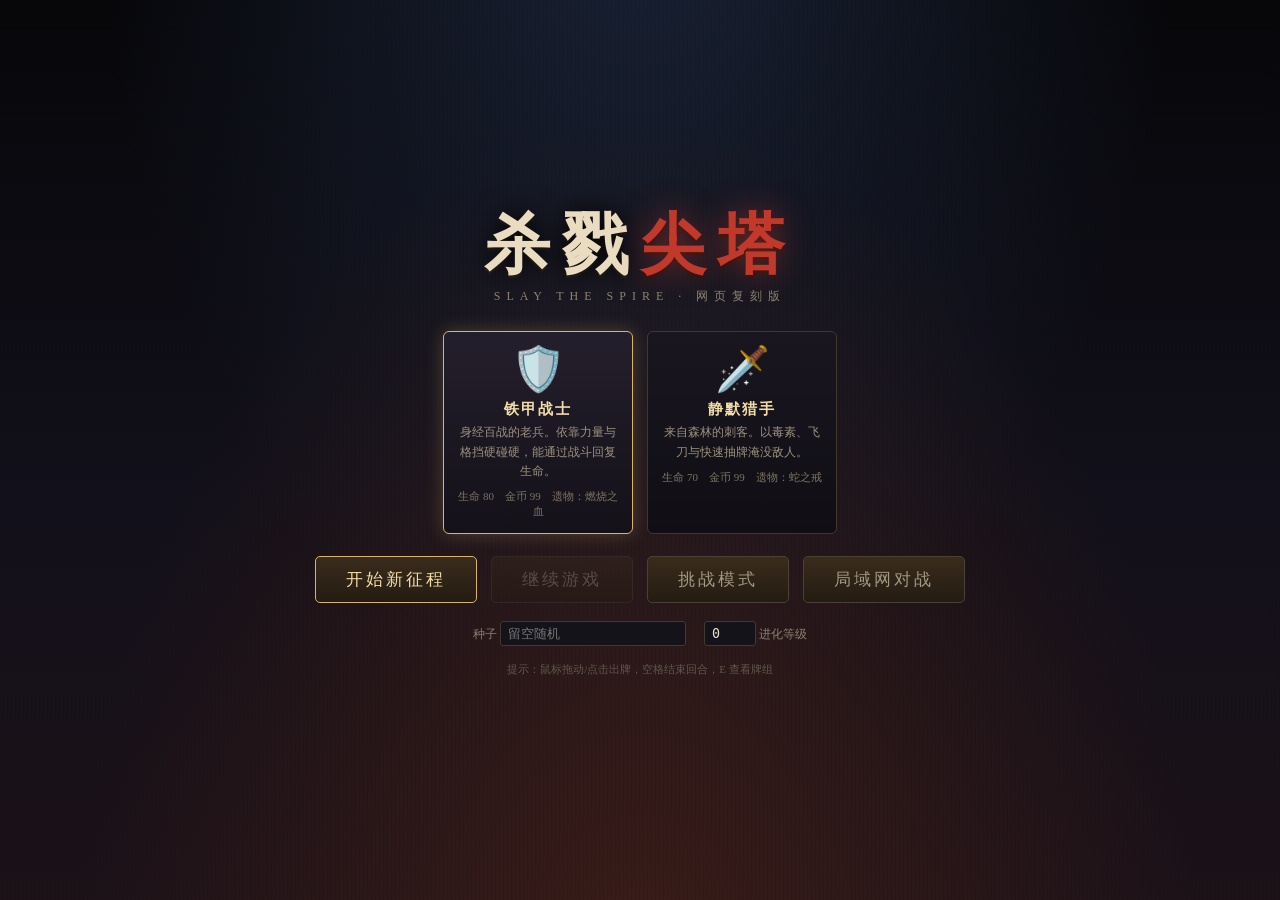
<file: 杀戮尖塔/index.html>
<!DOCTYPE html>
<html lang="zh-CN">
<head>
<meta charset="UTF-8">
<meta name="viewport" content="width=device-width,initial-scale=1,maximum-scale=1,user-scalable=no">
<title>杀戮尖塔 · Slay the Spire (Web)</title>
<link rel="stylesheet" href="css/style.css">
</head>
<body>

<div id="app">

  <!-- ============ 顶部状态栏 ============ -->
  <header id="topbar" class="hidden">
    <div class="tb-left">
      <div class="tb-char" id="tb-char"></div>
      <div class="hp-box" id="tb-hp-box">
        <div class="hp-bar"><div class="hp-fill" id="tb-hp-fill"></div><span class="hp-text" id="tb-hp-text">80/80</span></div>
      </div>
      <div class="tb-gold" id="tb-gold"><i class="ico-gold"></i><span>99</span></div>
      <div class="tb-potions" id="tb-potions"></div>
    </div>
    <div class="tb-mid">
      <div class="tb-relics" id="tb-relics"></div>
    </div>
    <div class="tb-right">
      <div class="tb-floor" id="tb-floor">第1幕 · 0层</div>
      <button class="tb-btn" id="btn-deck">牌组</button>
      <button class="tb-btn" id="btn-map">地图</button>
      <button class="tb-btn" id="btn-menu">菜单</button>
    </div>
  </header>

  <!-- ============ 标题界面 ============ -->
  <section id="screen-title" class="screen active">
    <div class="title-bg"></div>
    <div class="title-wrap">
      <h1 class="game-title"><span>杀戮</span><em>尖塔</em></h1>
      <p class="game-sub">SLAY THE SPIRE · 网页复刻版</p>
      <div class="char-select" id="char-select"></div>
      <div class="title-actions">
        <button class="big-btn" id="btn-start">开始新征程</button>
        <button class="big-btn ghost" id="btn-continue">继续游戏</button>
        <button class="big-btn ghost" id="btn-challenge">挑战模式</button>
        <button class="big-btn ghost" id="btn-pvp">局域网对战</button>
      </div>
      <div class="seed-row">
        <label>种子 <input id="seed-input" type="text" placeholder="留空随机" maxlength="18"></label>
        <label class="chk"><input id="ascension-input" type="number" min="0" max="20" value="0" style="width:52px"> 进化等级</label>
      </div>
      <p class="title-tip">提示：鼠标拖动/点击出牌，空格结束回合，E 查看牌组</p>
    </div>
  </section>

  <!-- ============ 地图界面 ============ -->
  <section id="screen-map" class="screen">
    <div class="map-header">
      <h2 id="map-act-name">第一幕 · 城市之外</h2>
      <div class="map-legend">
        <span><i class="nd nd-monster"></i>敌人</span>
        <span><i class="nd nd-elite"></i>精英</span>
        <span><i class="nd nd-event"></i>未知</span>
        <span><i class="nd nd-rest"></i>营火</span>
        <span><i class="nd nd-shop"></i>商店</span>
        <span><i class="nd nd-treasure"></i>宝箱</span>
        <span><i class="nd nd-boss"></i>首领</span>
      </div>
    </div>
    <div class="map-scroll" id="map-scroll">
      <div class="map-canvas" id="map-canvas">
        <svg id="map-lines"></svg>
        <div id="map-nodes"></div>
      </div>
    </div>
  </section>

  <!-- ============ 战斗界面 ============ -->
  <section id="screen-combat" class="screen">
    <div class="battle-bg" id="battle-bg"></div>

    <div class="battle-field">
      <div class="enemies" id="enemies"></div>
    </div>

    <div class="player-zone">
      <div class="player-side">
        <div class="creature player-creature" id="player-creature">
          <div class="cre-body">
            <div class="cre-art" id="player-art"></div>
            <div class="cre-block hidden" id="player-block"><i></i><span>0</span></div>
          </div>
          <div class="cre-bar">
            <div class="hp-bar"><div class="hp-fill" id="p-hp-fill"></div><span class="hp-text" id="p-hp-text">80/80</span></div>
          </div>
          <div class="powers" id="player-powers"></div>
        </div>
      </div>
    </div>

    <div class="combat-hud">
      <div class="pile pile-draw" id="pile-draw"><span class="pile-n">0</span><span class="pile-l">抽牌</span></div>
      <div class="energy-orb" id="energy-orb">
        <div class="orb-inner"><span id="energy-cur" class="orb-num">3</span><small>/</small><span id="energy-max" class="orb-num">3</span></div>
      </div>
      <div class="pile pile-discard" id="pile-discard"><span class="pile-n">0</span><span class="pile-l">弃牌</span></div>
      <div class="pile pile-exhaust" id="pile-exhaust"><span class="pile-n">0</span><span class="pile-l">耗牌</span></div>
      <button class="end-turn" id="btn-end-turn"><b>结束回合</b><small id="end-turn-sub">回合 1</small></button>
    </div>

    <div class="hand-area" id="hand-area"></div>
    <div class="target-arrow hidden" id="target-arrow"><svg><path id="arrow-path"></path></svg><div class="arrow-head" id="arrow-head"></div></div>
    <div class="combat-toast" id="combat-toast"></div>
  </section>

  <!-- ============ 通用弹层 ============ -->
  <div id="overlay" class="overlay hidden">
    <div class="ov-panel" id="ov-panel">
      <h3 id="ov-title"></h3>
      <div id="ov-body" class="ov-body"></div>
      <div id="ov-actions" class="ov-actions"></div>
    </div>
  </div>

  <div id="cardview" class="overlay cardview hidden">
    <div class="cv-head"><h3 id="cv-title">牌组</h3><div id="cv-sub" class="cv-sub"></div><button class="cv-close" id="cv-close">✕</button></div>
    <div class="cv-grid" id="cv-grid"></div>
    <div class="cv-foot" id="cv-foot"></div>
  </div>

  <div id="tooltip" class="tooltip hidden"></div>
  <div id="fx-layer" class="fx-layer"></div>
</div>

<script src="js/util.js"></script>
<script src="js/powers.js"></script>
<script src="js/data/cards_ironclad.js"></script>
<script src="js/data/cards_silent.js"></script>
<script src="js/data/cards_colorless.js"></script>
<script src="js/data/cards_expansion.js"></script>
<script src="js/data/relics.js"></script>
<script src="js/data/potions.js"></script>
<script src="js/data/enemies_act1.js"></script>
<script src="js/data/enemies_act2.js"></script>
<script src="js/data/enemies_act3.js"></script>
<script src="js/data/encounters.js"></script>
<script src="js/data/events.js"></script>
<script src="js/combat.js"></script>
<script src="js/map.js"></script>
<script src="js/game.js"></script>
<script src="js/ui_card.js"></script>
<script src="js/ui_combat.js"></script>
<script src="js/ui_rooms.js"></script>
<script src="js/pvp.js"></script>
<script src="js/main.js"></script>
</body>
</html>
</file>
<file: 杀戮尖塔/css/style.css>
/* ================= 杀戮尖塔 Web 复刻 · 样式 ================= */
:root{
  --gold:#d9b46a; --gold2:#f3dda6; --ink:#e8e0cf;
  --bg0:#0a0a0d; --bg1:#14121a; --bg2:#1d1a26;
  --red:#c0392b; --blue:#2e6fb7; --green:#3f9b5a; --purple:#7d4fbb;
  --hp:#c0392b; --hp2:#e05a49; --blk:#8fb6d9;
  --card-w:150px; --card-h:210px;
}
*{box-sizing:border-box; -webkit-tap-highlight-color:transparent}
html,body{height:100%;margin:0;padding:0;overflow:hidden}
body{
  background:#000; color:var(--ink);
  font-family:"Noto Serif SC","Songti SC",'Times New Roman',serif;
  user-select:none; font-size:15px;
}
#app{position:fixed;inset:0;overflow:hidden}
.hidden{display:none !important}
button{font-family:inherit;color:inherit;cursor:pointer}
::-webkit-scrollbar{width:9px;height:9px}
::-webkit-scrollbar-track{background:#0e0d12}
::-webkit-scrollbar-thumb{background:#443c30;border-radius:5px}

/* ---------------- 屏幕 ---------------- */
.screen{position:absolute;inset:0;display:none;flex-direction:column}
.screen.active{display:flex}

/* ---------------- 顶栏 ---------------- */
#topbar{
  position:absolute;top:0;left:0;right:0;height:52px;z-index:60;
  display:flex;align-items:center;justify-content:space-between;gap:10px;padding:0 12px;
  background:linear-gradient(180deg,rgba(8,8,11,.96),rgba(8,8,11,.78));
  border-bottom:1px solid #302a22;
}
.tb-left,.tb-right{display:flex;align-items:center;gap:10px}
.tb-mid{flex:1;overflow:hidden;display:flex;justify-content:center}
.tb-char{font-weight:700;color:var(--gold);letter-spacing:2px;font-size:15px}
.hp-box{width:190px}
.hp-bar{position:relative;height:19px;background:#241a17;border:1px solid #4d3a2c;border-radius:3px;overflow:hidden}
.hp-fill{height:100%;background:linear-gradient(180deg,var(--hp2),var(--hp));transition:width .35s}
.hp-text{position:absolute;inset:0;display:flex;align-items:center;justify-content:center;font-size:12px;
  text-shadow:0 1px 2px #000;letter-spacing:.5px}
.tb-gold{display:flex;align-items:center;gap:4px;color:var(--gold2);font-size:14px}
.ico-gold{width:13px;height:13px;border-radius:50%;background:radial-gradient(circle at 35% 30%,#ffe9a8,#c99a2e);display:inline-block;box-shadow:0 0 4px #c99a2e88}
.tb-floor{font-size:13px;color:#a89b84}
.tb-btn{background:#211d18;border:1px solid #4a4034;color:var(--ink);padding:5px 11px;border-radius:4px;font-size:13px}
.tb-btn:hover{background:#332c22;border-color:var(--gold)}
.tb-relics{display:flex;flex-wrap:wrap;gap:3px;max-height:46px;overflow:hidden;justify-content:center}
.relic{width:30px;height:30px;border-radius:50%;display:grid;place-items:center;font-size:16px;
  background:radial-gradient(circle at 35% 28%,#5a4c37,#241f18);border:1px solid #6d5c40;cursor:help;transition:.15s}
.relic:hover{transform:scale(1.15);border-color:var(--gold2);box-shadow:0 0 8px #d9b46a88}
.relic.boss{border-color:#b06ad9;box-shadow:0 0 6px #b06ad955}
.tb-potions{display:flex;gap:4px}
.potion-slot{width:26px;height:32px;border:1px dashed #4a4034;border-radius:4px 4px 9px 9px;display:grid;place-items:center;font-size:15px;cursor:pointer}
.potion-slot.filled{border-style:solid;border-color:#7d6b4a;background:#1b1712}
.potion-slot.filled:hover{border-color:var(--gold2);transform:translateY(-2px)}

/* ---------------- 标题 ---------------- */
#screen-title{align-items:center;justify-content:center}
.title-bg{position:absolute;inset:0;
  background:
   radial-gradient(ellipse at 50% 110%,#3a1d18 0%,transparent 62%),
   radial-gradient(ellipse at 50% -20%,#1b2438 0%,transparent 60%),
   linear-gradient(180deg,#07070a,#12101a 55%,#1c1218)}
.title-bg::after{content:'';position:absolute;inset:0;
  background:repeating-linear-gradient(90deg,transparent 0 3px,rgba(0,0,0,.16) 3px 4px);opacity:.5}
.title-wrap{position:relative;text-align:center;z-index:2;max-width:960px;padding:16px}
.game-title{margin:0;font-size:66px;letter-spacing:12px;line-height:1}
.game-title span{color:#e9dcc0;text-shadow:0 0 26px #000,0 3px 0 #2a2118}
.game-title em{font-style:normal;color:var(--red);text-shadow:0 0 30px #c0392b88,0 3px 0 #2a1210}
.game-sub{color:#8d8271;letter-spacing:6px;font-size:12px;margin:10px 0 26px}
.char-select{display:flex;gap:14px;justify-content:center;margin-bottom:22px;flex-wrap:wrap}
.char-card{width:190px;padding:14px 12px;border:1px solid #40382c;border-radius:6px;cursor:pointer;
  background:linear-gradient(180deg,#191620,#100e14);transition:.18s;text-align:center}
.char-card:hover{transform:translateY(-4px)}
.char-card.sel{border-color:var(--gold);box-shadow:0 0 18px #d9b46a44;background:linear-gradient(180deg,#241f2c,#141119)}
.char-card .cface{font-size:44px;line-height:1.1}
.char-card h4{margin:6px 0 4px;color:var(--gold2);letter-spacing:2px}
.char-card p{margin:0;font-size:12px;color:#9c917e;line-height:1.6}
.char-card .cstat{margin-top:8px;font-size:11px;color:#7d735f}
.title-actions{display:flex;gap:14px;justify-content:center}
.big-btn{background:linear-gradient(180deg,#3a2c1c,#241b12);border:1px solid var(--gold);color:var(--gold2);
  padding:11px 30px;border-radius:5px;font-size:17px;letter-spacing:3px;transition:.18s}
.big-btn:hover{background:linear-gradient(180deg,#54401f,#33261a);box-shadow:0 0 16px #d9b46a55}
.big-btn.ghost{border-color:#4a4034;color:#a2977f}
.big-btn:disabled{opacity:.4;cursor:not-allowed}
.seed-row{margin-top:18px;display:flex;gap:18px;justify-content:center;font-size:12px;color:#8b8171}
.seed-row input{background:#15131a;border:1px solid #423a2e;color:var(--ink);padding:4px 7px;border-radius:3px;font-family:monospace}
.title-tip{margin-top:16px;font-size:11px;color:#5f5749}

/* ---------------- 地图 ---------------- */
#screen-map{background:
  radial-gradient(ellipse at 50% 0%,#241a2c 0,transparent 55%),
  linear-gradient(180deg,#0b0a0f,#131019 60%,#0d0b10);padding-top:52px}
.map-header{text-align:center;padding:8px 0 4px}
.map-header h2{margin:0;font-size:20px;color:var(--gold2);letter-spacing:5px}
.map-legend{display:flex;gap:14px;justify-content:center;font-size:11px;color:#8b8171;margin-top:6px;flex-wrap:wrap}
.map-legend span{display:flex;align-items:center;gap:4px}
.nd{width:11px;height:11px;border-radius:50%;display:inline-block}
.nd-monster{background:#b5453a}.nd-elite{background:#d98b2b}.nd-event{background:#c9c2b0}
.nd-rest{background:#4f9a5c}.nd-shop{background:#3f7fbf}.nd-treasure{background:#c9a83c}.nd-boss{background:#8b3fc0}
.map-scroll{flex:1;overflow-y:auto;overflow-x:hidden;padding:14px 0 40px}
.map-canvas{position:relative;margin:0 auto;width:640px}
#map-lines{position:absolute;inset:0;width:100%;height:100%;pointer-events:none}
#map-lines path{stroke:#4a4232;stroke-width:2.5;fill:none;stroke-dasharray:6 5;opacity:.75}
#map-lines path.avail{stroke:var(--gold);opacity:1;stroke-width:3.2}
#map-lines path.taken{stroke:#7e6a3f;opacity:.9;stroke-dasharray:none}
.mnode{position:absolute;width:46px;height:46px;margin:-23px 0 0 -23px;border-radius:50%;
  display:grid;place-items:center;font-size:21px;border:2px solid #3d3628;background:#14121a;
  color:#6b6355;transition:.18s;cursor:default}
.mnode.avail{cursor:pointer;border-color:var(--gold);color:var(--gold2);background:#241d14;
  box-shadow:0 0 14px #d9b46a66;animation:pulse 1.7s infinite}
.mnode.avail:hover{transform:scale(1.18)}
.mnode.visited{border-color:#6a5c3c;color:#8d8163;opacity:.85}
.mnode.cur{border-color:#fff3cf;box-shadow:0 0 20px #fff0c088}
@keyframes pulse{0%,100%{box-shadow:0 0 8px #d9b46a44}50%{box-shadow:0 0 20px #d9b46aaa}}
.mnode-lbl{position:absolute;top:46px;left:50%;transform:translateX(-50%);font-size:10px;color:#7d7461;white-space:nowrap}
.floor-tag{position:absolute;left:-46px;font-size:11px;color:#514b3e;transform:translateY(-7px)}

/* ---------------- 战斗 ---------------- */
#screen-combat{padding-top:52px;overflow:hidden}
.battle-bg{position:absolute;inset:0;z-index:0}
.battle-field{position:relative;z-index:2;flex:1;display:flex;align-items:flex-end;justify-content:flex-end;
  padding:0 110px 264px 0}
.enemies{display:flex;align-items:flex-end;gap:26px}
.player-zone{position:absolute;left:5%;bottom:264px;z-index:3}

.creature{position:relative;display:flex;flex-direction:column;align-items:center;gap:4px;transition:.2s}
.cre-body{position:relative}
.cre-art{font-size:64px;line-height:1;filter:drop-shadow(0 6px 10px rgba(0,0,0,.65));transition:.15s}
.creature.enemy{cursor:pointer}
.creature.enemy:hover .cre-art{filter:drop-shadow(0 0 12px #ff6a4d) brightness(1.15)}
.creature.targeted .cre-art{filter:drop-shadow(0 0 16px #ff2e18) brightness(1.2)}
.creature.dead{opacity:0;transform:scale(.6) translateY(20px);pointer-events:none}
.cre-bar{width:130px}
.cre-bar .hp-bar{height:16px}
.cre-block{position:absolute;left:-16px;bottom:-2px;width:36px;height:36px;display:grid;place-items:center;
  color:#dbe9f7;font-size:13px;font-weight:700;text-shadow:0 1px 2px #000}
.cre-block i{position:absolute;inset:0;background:radial-gradient(circle at 35% 30%,#a9c9e6,#3d5a75);
  clip-path:polygon(50% 0,100% 22%,100% 62%,50% 100%,0 62%,0 22%);opacity:.92}
.cre-block span{position:relative;z-index:2}
.powers{display:flex;flex-wrap:wrap;gap:3px;justify-content:center;max-width:160px}
.pw{display:flex;align-items:center;gap:2px;padding:1px 5px 1px 3px;border-radius:9px;font-size:11px;
  background:#1e1a24;border:1px solid #453c50;cursor:help}
.pw.buff{border-color:#4e7f4f;background:#16231a;color:#b9e2b7}
.pw.debuff{border-color:#8a4141;background:#241618;color:#f0b3b3}
.pw b{font-weight:700}

.intent{position:absolute;top:-46px;left:50%;transform:translateX(-50%);display:flex;align-items:center;gap:3px;
  font-size:13px;color:#f0e2c4;white-space:nowrap;background:rgba(0,0,0,.5);padding:2px 8px;border-radius:12px;
  border:1px solid #493f2e}
.intent .i-ico{font-size:16px}
.intent.attack{color:#ffb3a3;border-color:#7a3b2e}
.intent.buff{color:#b6e6b0}
.intent.debuff{color:#d8b0ea}
.intent.unknown{color:#cfc7b4}

/* HUD */
.combat-hud{position:absolute;left:0;right:0;bottom:0;height:0;z-index:30}
.energy-orb{position:absolute;left:112px;bottom:70px;width:84px;height:84px;border-radius:50%;
  background:radial-gradient(circle at 34% 28%,#2f6fa8,#0d2a45 68%,#071626);
  border:2px solid #6e9ec7;display:grid;place-items:center;box-shadow:0 0 22px #2f6fa877,inset 0 0 18px #0006}
.orb-inner{font-size:24px;color:#eaf4ff;text-shadow:0 0 8px #6cc0ff}
.orb-inner small{font-size:13px;opacity:.6;margin:0 1px}
.orb-inner span:last-child{font-size:16px;opacity:.75}
.energy-orb .orb-num{display:inline-block;transition:transform .16s ease}
.energy-orb.roll .orb-num{animation:orbroll .32s ease}
@keyframes orbroll{0%{transform:translateY(0)}40%{transform:translateY(-10px) scale(1.18);filter:brightness(1.6)}100%{transform:translateY(0)}}
.pile{position:absolute;bottom:24px;width:62px;height:74px;border-radius:5px;display:flex;flex-direction:column;
  align-items:center;justify-content:center;gap:2px;cursor:pointer;
  background:linear-gradient(160deg,#232030,#12111a);border:1px solid #4c4459;box-shadow:2px 2px 0 #0007}
.pile:hover{border-color:var(--gold);transform:translateY(-3px)}
.pile-n{font-size:19px;color:var(--gold2)}
.pile-l{font-size:10px;color:#8d8471}
.pile-draw{left:22px}
.pile-discard{right:130px}
.pile-exhaust{right:64px;bottom:24px;opacity:.85}
.end-turn{position:absolute;right:24px;bottom:112px;width:126px;padding:9px 0;border-radius:6px;
  background:linear-gradient(180deg,#4a2c1c,#2a190f);border:2px solid #c88b3a;color:#ffe6b8;
  display:flex;flex-direction:column;align-items:center;gap:1px;transition:.15s;box-shadow:0 0 14px #c88b3a44}
.end-turn b{font-size:16px;letter-spacing:2px}
.end-turn small{font-size:10px;opacity:.7}
.end-turn:hover{background:linear-gradient(180deg,#6b3d22,#3a2313);box-shadow:0 0 20px #ffb35577}
.end-turn.disabled{opacity:.5;pointer-events:none}
.end-turn.ready{animation:etpulse 1.4s infinite}
@keyframes etpulse{0%,100%{box-shadow:0 0 10px #c88b3a55}50%{box-shadow:0 0 24px #ffcc77aa}}

/* 手牌 */
.hand-area{position:absolute;left:0;right:0;bottom:0;height:246px;z-index:25;pointer-events:none}
.hand-card{position:absolute;bottom:6px;left:50%;width:var(--card-w);height:var(--card-h);
  pointer-events:auto;transform-origin:50% 132%;transition:transform .18s cubic-bezier(.2,.9,.3,1.2),bottom .18s;
  will-change:transform;touch-action:none}
.hand-card.hover{z-index:50}
.hand-card.dragging{transition:none;z-index:60}
.hand-card.selected .card{border-color:#9be89b;box-shadow:0 5px 16px #000a,0 0 18px #9be89baa}
.hand-card.selected{z-index:55}
.hand-card.counter-active .card{border-color:#ffd98a;box-shadow:0 0 24px #ffd98acc,0 0 10px #fff3,inset 0 0 14px #ffd98a33;animation:etpulse 1.2s infinite}
.hand-card.counter-active{z-index:56}
.pvp-card-fly{position:absolute;z-index:70;pointer-events:none;width:110px;height:156px;opacity:0;border-radius:10px;overflow:hidden;
  border:2px solid #ffd98a;background:linear-gradient(180deg,#2b2823,#171512);box-shadow:0 8px 20px #0008;
  display:flex;flex-direction:column;animation:pvpcardfly .95s ease forwards}
.pvp-card-fly .card{width:100%;height:100%}
@keyframes pvpcardfly{0%{opacity:0;transform:translateY(36px) rotate(12deg)}30%{opacity:1}100%{opacity:0;transform:translateY(-120px) translateX(-120px) rotate(-40deg) scale(1.12)}}

/* 卡牌本体 */
.card{position:relative;width:100%;height:100%;border-radius:10px;overflow:hidden;
  background:linear-gradient(180deg,#2b2823,#171512);border:2px solid #6a5f4a;
  box-shadow:0 5px 14px rgba(0,0,0,.7);display:flex;flex-direction:column}
.card.attack{border-color:#8a4a3c;background:linear-gradient(180deg,#33231f,#191110)}
.card.skill{border-color:#3f6a8c;background:linear-gradient(180deg,#1e2a33,#101619)}
.card.power{border-color:#7a4f9b;background:linear-gradient(180deg,#2a2035,#150f1c)}
.card.curse{border-color:#4a4a4a;background:linear-gradient(180deg,#201f22,#0d0d0f)}
.card.status{border-color:#5c5c66;background:linear-gradient(180deg,#22232a,#101014)}
.card.upgraded{border-color:#7dc97d;box-shadow:0 5px 14px rgba(0,0,0,.7),0 0 12px #4faa4f55}
.card-cost{position:absolute;top:-4px;left:-4px;width:32px;height:32px;border-radius:50%;z-index:4;
  background:radial-gradient(circle at 35% 30%,#2f6fa8,#0b2038);border:2px solid #8fbde0;
  display:grid;place-items:center;font-size:16px;color:#eef7ff;text-shadow:0 0 6px #58b6ff}
.card-cost.free{background:radial-gradient(circle at 35% 30%,#3f9b5a,#0c2a16);border-color:#8fe0a5}
.card-cost.x{font-size:15px}
.card-name{margin:8px 6px 3px 22px;font-size:12.5px;text-align:center;color:#f0e6d2;line-height:1.15;
  letter-spacing:.5px;min-height:15px}
.card.upgraded .card-name{color:#9be89b}
.card-art{height:62px;margin:2px 7px;border-radius:4px;display:grid;place-items:center;font-size:30px;
  background:radial-gradient(ellipse at 50% 40%,#4a4033,#1a1713);border:1px solid #423a2c;overflow:hidden}
.card-type{text-align:center;font-size:9.5px;color:#9d927c;letter-spacing:2px;margin:3px 0 1px}
.card-text{flex:1;margin:0 8px 6px;font-size:11px;line-height:1.35;text-align:center;color:#ded4c0;
  display:flex;align-items:center;justify-content:center;text-align:center}
.card-text b{color:#ffd98a;font-weight:700}
.card-text b.up{color:#8ef08e}
.card-text i{color:#9fd0f5;font-style:normal;font-weight:700}
.card-text u{color:#f5a3a3;text-decoration:none;font-weight:700}
.card-badges{position:absolute;bottom:2px;left:0;right:0;display:flex;justify-content:center;gap:5px;font-size:8.5px;color:#a5987c}
.card.unplayable{filter:grayscale(.55)}
.hand-card.playable .card{border-color:#e7c884;box-shadow:0 5px 16px #000a,0 0 12px #e7c88455}
.hand-card.unaffordable .card{filter:brightness(.62) saturate(.6)}
.card-glow{position:absolute;inset:0;pointer-events:none;border-radius:9px;box-shadow:inset 0 0 22px #ffd98a33}

/* 目标箭头 */
.target-arrow{position:absolute;inset:0;z-index:70;pointer-events:none}
.target-arrow svg{position:absolute;inset:0;width:100%;height:100%}
.target-arrow path{stroke:#9be89b;stroke-width:5;fill:none;filter:drop-shadow(0 0 5px #4bd44b)}
.arrow-head{position:absolute;width:0;height:0;border-left:11px solid transparent;border-right:11px solid transparent;
  border-bottom:20px solid #9be89b;filter:drop-shadow(0 0 5px #4bd44b);margin:-14px 0 0 -11px}

/* 提示浮字 */
.fx-layer{position:absolute;inset:0;pointer-events:none;z-index:80;overflow:hidden}
.float-num{position:absolute;font-size:26px;font-weight:700;text-shadow:0 2px 5px #000;animation:fnum 1s ease-out forwards}
.float-num.dmg{color:#ff8a72}.float-num.blk{color:#a9d4f5}.float-num.heal{color:#8ce88c}
.float-num.buff{color:#ffe08a;font-size:19px}
@keyframes fnum{0%{transform:translate(-50%,0) scale(.6);opacity:0}
 22%{transform:translate(-50%,-18px) scale(1.25);opacity:1}
 100%{transform:translate(-50%,-58px) scale(1);opacity:0}}
.slash{position:absolute;width:120px;height:120px;margin:-60px 0 0 -60px;pointer-events:none;
  background:linear-gradient(52deg,transparent 44%,#fff 49%,#ffd 51%,transparent 56%);
  animation:slash .28s ease-out forwards;mix-blend-mode:screen}
@keyframes slash{0%{opacity:0;transform:scale(.5) rotate(-14deg)}35%{opacity:.95}100%{opacity:0;transform:scale(1.3) rotate(8deg)}}
.shake{animation:shake .3s}
@keyframes shake{0%,100%{transform:translate(0)}25%{transform:translate(-7px,2px)}50%{transform:translate(6px,-3px)}75%{transform:translate(-4px,1px)}}
.combat-toast{position:absolute;top:64px;left:50%;transform:translateX(-50%);z-index:75;
  display:flex;flex-direction:column;gap:4px;align-items:center;pointer-events:none}
.ctoast{background:rgba(10,9,13,.9);border:1px solid #4b4234;color:#e9dfc8;padding:5px 14px;border-radius:14px;
  font-size:12.5px;animation:ctin .3s;opacity:1;transition:opacity .4s}
@keyframes ctin{from{opacity:0;transform:translateY(-8px)}}

/* ---------------- 弹层 ---------------- */
.overlay{position:absolute;inset:0;z-index:100;background:rgba(4,4,6,.86);display:flex;
  align-items:center;justify-content:center;backdrop-filter:blur(2px)}
.ov-panel{width:min(760px,94vw);max-height:88vh;overflow-y:auto;padding:22px 26px;border-radius:8px;
  background:linear-gradient(180deg,#1b1822,#100e14);border:1px solid #4b4132;box-shadow:0 0 40px #000}
.ov-panel h3{margin:0 0 12px;color:var(--gold2);letter-spacing:4px;text-align:center;font-size:21px}
.ov-body{font-size:14px;line-height:1.85;color:#d5cbb6}
.ov-body p{margin:0 0 12px}
.ov-actions{display:flex;flex-direction:column;gap:9px;margin-top:16px}
.ov-btn{background:linear-gradient(180deg,#2a2333,#181420);border:1px solid #4e4436;color:var(--ink);
  padding:11px 16px;border-radius:5px;text-align:left;font-size:14px;transition:.15s;line-height:1.5}
.ov-btn:hover:not(:disabled){border-color:var(--gold);background:linear-gradient(180deg,#3a3047,#221c2c)}
.ov-btn:disabled{opacity:.42;cursor:not-allowed}
.ov-btn .ob-sub{display:block;font-size:11.5px;color:#9a8f78;margin-top:3px}
.ov-btn.center{text-align:center}
.ov-row{display:flex;gap:12px;justify-content:center;flex-wrap:wrap;margin:6px 0}
.ov-note{text-align:center;color:#8b8171;font-size:12px;margin-top:8px}

/* 卡牌网格视图 */
.cardview{flex-direction:column;padding:14px}
.cv-head{display:flex;align-items:center;gap:16px;padding:0 8px 10px;flex-wrap:wrap}
.cv-head h3{margin:0;color:var(--gold2);letter-spacing:4px;font-size:20px}
.cv-sub{color:#8f8672;font-size:12.5px;flex:1}
.cv-close{background:#241f18;border:1px solid #4d4234;color:var(--ink);width:32px;height:32px;border-radius:50%;font-size:15px}
.cv-close:hover{border-color:var(--gold)}
.cv-grid{flex:1;overflow-y:auto;display:flex;flex-wrap:wrap;gap:14px;justify-content:center;align-content:flex-start;padding:8px}
.cv-grid .cv-card{width:var(--card-w);height:var(--card-h);transition:.15s;cursor:default;flex:0 0 auto}
.cv-grid .cv-card.pick{cursor:pointer}
.cv-grid .cv-card.pick:hover{transform:translateY(-8px) scale(1.05)}
.cv-grid .cv-card.dim{filter:grayscale(.75) brightness(.6)}
.cv-grid .cv-card.chosen{transform:translateY(-10px);filter:drop-shadow(0 0 12px #ffd98a)}
.cv-foot{display:flex;gap:12px;justify-content:center;padding:10px 0 4px}

/* 奖励列表 */
.reward-list{display:flex;flex-direction:column;gap:10px}
.reward-item{display:flex;align-items:center;gap:12px;padding:11px 14px;border-radius:5px;
  background:linear-gradient(90deg,#241f2c,#181420);border:1px solid #4c4236;cursor:pointer;transition:.15s}
.reward-item:hover{border-color:var(--gold);transform:translateX(4px)}
.reward-item.done{opacity:.35;pointer-events:none}
.reward-ico{font-size:24px;width:32px;text-align:center}
.reward-txt b{color:var(--gold2);font-weight:600}
.reward-txt div{font-size:11.5px;color:#948a75}

/* 商店 */
.shop-wrap{display:flex;flex-direction:column;gap:14px}
.shop-sec h4{margin:0 0 8px;color:#bfae8c;letter-spacing:3px;font-size:14px;border-bottom:1px solid #3a3227;padding-bottom:4px}
.shop-cards{display:flex;gap:12px;flex-wrap:wrap;justify-content:center}
.shop-slot{position:relative;flex:0 0 auto}
.shop-slot .price{position:absolute;bottom:-16px;left:0;right:0;text-align:center;font-size:12px;color:var(--gold2)}
.shop-slot.bought{opacity:.25;pointer-events:none}
.shop-slot.poor{filter:brightness(.65)}
.shop-items{display:flex;gap:14px;flex-wrap:wrap;justify-content:center}
.shop-item{width:74px;text-align:center;cursor:pointer;padding:6px 2px;border-radius:5px;border:1px solid transparent}
.shop-item:hover{border-color:var(--gold);background:#241f18}
.shop-item .si-ico{font-size:26px}
.shop-item .si-name{font-size:10.5px;color:#c2b697;margin-top:2px;line-height:1.2}
.shop-item .si-price{font-size:11px;color:var(--gold2)}

/* 工具提示 */
.tooltip{position:absolute;z-index:200;max-width:290px;padding:10px 13px;border-radius:6px;
  background:linear-gradient(180deg,#1e1a26,#12101a);border:1px solid #5a4e3a;box-shadow:0 6px 20px #000b;
  font-size:12.5px;line-height:1.6;color:#ddd3bd;pointer-events:none}
.tooltip h5{margin:0 0 4px;color:var(--gold2);font-size:13.5px;letter-spacing:1px}
.tooltip .tt-flavor{color:#8c8471;font-style:italic;margin-top:5px;font-size:11.5px}
.tooltip .tt-kw{margin-top:6px;padding-top:5px;border-top:1px solid #332c22;color:#a89c84;font-size:11.5px}

/* 通用小组件 */
.kw{color:#ffd98a;cursor:help;border-bottom:1px dotted #ffd98a66}
.gold-t{color:var(--gold2)}
.hp-t{color:#ff9c8c}
.center{text-align:center}
.mono{font-family:ui-monospace,monospace}
.grid2{display:grid;grid-template-columns:1fr 1fr;gap:10px}
@media (max-width:900px){
  :root{--card-w:118px;--card-h:166px}
  .game-title{font-size:44px}
  .map-canvas{width:100%}
  .energy-orb{left:8px;bottom:130px;width:64px;height:64px}
  .orb-inner{font-size:19px}
  .battle-field{padding:0 24px 214px 0}
  .player-zone{left:2%;bottom:214px}
  .hand-area{height:200px}
  .hp-box{width:120px}
  .pile{width:52px;height:62px}
  .pile-discard{right:112px}.pile-exhaust{right:58px}
  .end-turn{position:fixed;right:12px;bottom:215px;width:112px;z-index:60;font-size:15px}
  .tb-relics{max-height:34px}
  .hand-card,.card,.hand-area,.battle-field,#screen-combat{touch-action:none}
}
/* 矮屏适配 */
@media (max-height:760px){
  :root{--card-w:132px;--card-h:185px}
  .battle-field{padding-bottom:226px}
  .player-zone{bottom:226px}
  .hand-area{height:214px}
  .energy-orb{bottom:56px;width:72px;height:72px}
  .end-turn{bottom:96px}
  .pile{height:64px}
}
@media (max-height:640px){
  :root{--card-w:118px;--card-h:166px}
  .battle-field{padding-bottom:198px}
  .player-zone{bottom:198px}
  .hand-area{height:190px}
  .cre-art{font-size:48px}
}

/* ===== 弃牌动画：手牌飞向弃牌堆 ===== */
.hand-card.discarding{
  pointer-events:none;
  opacity:1;
  z-index:999;
  will-change:transform,opacity;
}

/* ===== 选牌界面：重复选中计数角标 ===== */
.cv-card .cv-count{
  position:absolute;
  top:-6px;
  right:-6px;
  min-width:20px;
  height:20px;
  padding:0 5px;
  border-radius:10px;
  background:#d9a441;
  color:#241d12;
  font-weight:bold;
  font-size:12px;
  line-height:20px;
  text-align:center;
  box-shadow:0 2px 6px #000a;
  z-index:5;
}
</file>
